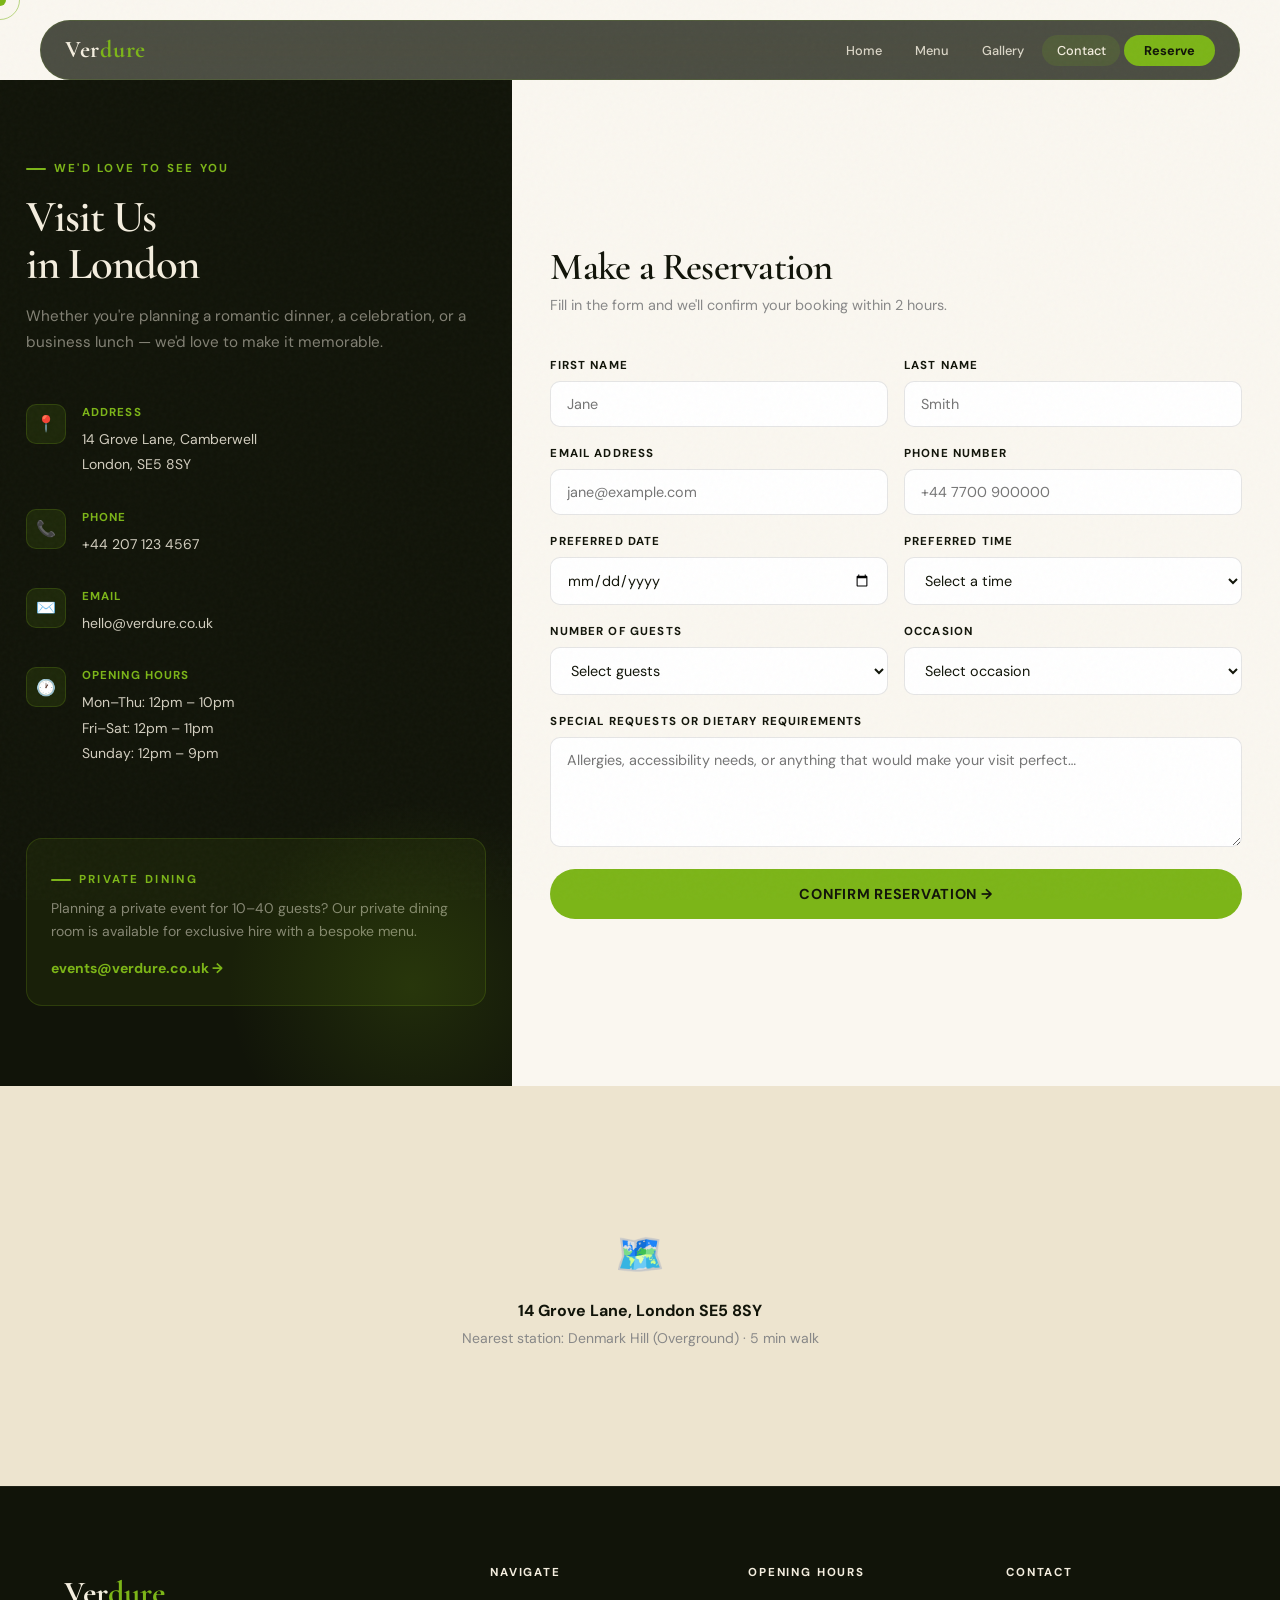
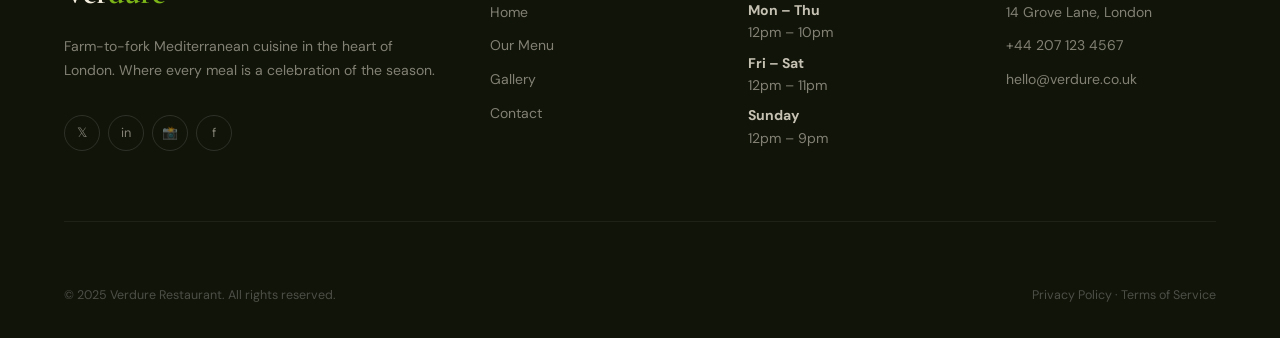
<file: contact.html>
<!DOCTYPE html>
<html lang="en">
<head>
  <meta charset="UTF-8" />
  <meta name="viewport" content="width=device-width, initial-scale=1.0" />
  <title>Contact & Reservations — Verdure Restaurant</title>
  <link rel="preconnect" href="https://fonts.googleapis.com">
  <link href="https://fonts.googleapis.com/css2?family=Cormorant+Garamond:ital,wght@0,400;0,600;0,700;1,400;1,600&family=DM+Sans:wght@400;500;700&display=swap" rel="stylesheet">
  <link rel="stylesheet" href="styles.css" />
</head>
<body>

  <div class="cursor" id="cursor"></div>
  <div class="cursor-ring" id="cursorRing"></div>

  <nav id="navbar">
    <a href="index.html" class="nav-logo">Ver<span>dure</span></a>
    <ul class="nav-links" id="navLinks">
      <li><a href="index.html">Home</a></li>
      <li><a href="menu.html">Menu</a></li>
      <li><a href="gallery.html">Gallery</a></li>
      <li><a href="contact.html" class="active">Contact</a></li>
      <li><a href="contact.html" class="nav-reserve">Reserve</a></li>
    </ul>
    <div class="hamburger" id="hamburger" onclick="toggleNav()">
      <span></span><span></span><span></span>
    </div>
  </nav>

  <!-- SPLIT CONTACT LAYOUT — fills below nav -->
  <div style="padding-top: 80px;">
    <div class="contact-layout">

      <!-- LEFT: dark info panel -->
      <div class="contact-left">
        <div class="eyebrow" style="color:var(--olive)">We'd Love to See You</div>
        <h2>Visit Us<br>in London</h2>
        <p>Whether you're planning a romantic dinner, a celebration, or a business lunch — we'd love to make it memorable.</p>

        <div class="contact-detail">
          <div class="contact-detail-icon">📍</div>
          <div class="contact-detail-text">
            <strong>Address</strong>
            <span>14 Grove Lane, Camberwell<br>London, SE5 8SY</span>
          </div>
        </div>
        <div class="contact-detail">
          <div class="contact-detail-icon">📞</div>
          <div class="contact-detail-text">
            <strong>Phone</strong>
            <span>+44 207 123 4567</span>
          </div>
        </div>
        <div class="contact-detail">
          <div class="contact-detail-icon">✉️</div>
          <div class="contact-detail-text">
            <strong>Email</strong>
            <span>hello@verdure.co.uk</span>
          </div>
        </div>
        <div class="contact-detail">
          <div class="contact-detail-icon">🕐</div>
          <div class="contact-detail-text">
            <strong>Opening Hours</strong>
            <span>Mon–Thu: 12pm – 10pm<br>Fri–Sat: 12pm – 11pm<br>Sunday: 12pm – 9pm</span>
          </div>
        </div>

        <div style="margin-top: 2.5rem; padding: 1.5rem; background: rgba(124,181,24,0.08); border: 1px solid rgba(124,181,24,0.2); border-radius: var(--r);">
          <div class="eyebrow" style="color:var(--olive); margin-bottom:0.5rem;">Private Dining</div>
          <p style="font-size:0.875rem; color:var(--text-lighter); margin-bottom:0.75rem; line-height:1.65;">Planning a private event for 10–40 guests? Our private dining room is available for exclusive hire with a bespoke menu.</p>
          <a href="mailto:events@verdure.co.uk" style="font-size:0.875rem; font-weight:700; color:var(--olive);">events@verdure.co.uk →</a>
        </div>
      </div>

      <!-- RIGHT: form panel -->
      <div class="contact-right">
        <h3>Make a Reservation</h3>
        <p>Fill in the form and we'll confirm your booking within 2 hours.</p>

        <form id="reservationForm" onsubmit="submitForm(event)">
          <div class="form-row">
            <div class="form-group">
              <label for="firstName">First Name</label>
              <input type="text" id="firstName" placeholder="Jane" required />
            </div>
            <div class="form-group">
              <label for="lastName">Last Name</label>
              <input type="text" id="lastName" placeholder="Smith" required />
            </div>
          </div>
          <div class="form-row">
            <div class="form-group">
              <label for="email">Email Address</label>
              <input type="email" id="email" placeholder="jane@example.com" required />
            </div>
            <div class="form-group">
              <label for="phone">Phone Number</label>
              <input type="tel" id="phone" placeholder="+44 7700 900000" />
            </div>
          </div>
          <div class="form-row">
            <div class="form-group">
              <label for="date">Preferred Date</label>
              <input type="date" id="date" required />
            </div>
            <div class="form-group">
              <label for="time">Preferred Time</label>
              <select id="time" required>
                <option value="" disabled selected>Select a time</option>
                <option>12:00 pm</option><option>12:30 pm</option>
                <option>1:00 pm</option><option>1:30 pm</option>
                <option>2:00 pm</option><option>6:00 pm</option>
                <option>6:30 pm</option><option>7:00 pm</option>
                <option>7:30 pm</option><option>8:00 pm</option>
                <option>8:30 pm</option><option>9:00 pm</option>
              </select>
            </div>
          </div>
          <div class="form-row">
            <div class="form-group">
              <label for="guests">Number of Guests</label>
              <select id="guests" required>
                <option value="" disabled selected>Select guests</option>
                <option>1 guest</option><option>2 guests</option>
                <option>3 guests</option><option>4 guests</option>
                <option>5 guests</option><option>6 guests</option>
                <option>7–10 guests</option>
                <option>11+ guests (private dining)</option>
              </select>
            </div>
            <div class="form-group">
              <label for="occasion">Occasion</label>
              <select id="occasion">
                <option value="" disabled selected>Select occasion</option>
                <option>Standard Dining</option><option>Birthday</option>
                <option>Anniversary</option><option>Business Lunch</option>
                <option>Date Night</option><option>Private Event</option>
                <option>Other</option>
              </select>
            </div>
          </div>
          <div class="form-group">
            <label for="requests">Special Requests or Dietary Requirements</label>
            <textarea id="requests" placeholder="Allergies, accessibility needs, or anything that would make your visit perfect…"></textarea>
          </div>
          <button type="submit" class="btn btn-primary form-submit">Confirm Reservation →</button>
        </form>

        <div class="form-success" id="formSuccess">
          <span class="si">🌿</span>
          <h4>Reservation Received!</h4>
          <p>Thank you! We'll confirm your table within 2 hours. A confirmation will be sent to your email.</p>
          <a href="menu.html" class="btn btn-dark" style="margin-top:1.5rem; display:inline-flex;">Explore the Menu →</a>
        </div>
      </div>

    </div>
  </div>

  <!-- MAP -->
  <div class="map-wrap">
    <div style="text-align:center;">
      <div style="font-size:2.5rem; margin-bottom:0.75rem;">🗺️</div>
      <p style="font-size:1rem; font-weight:700; color:var(--dark); margin-bottom:0.25rem;">14 Grove Lane, London SE5 8SY</p>
      <p style="font-size:0.875rem; color:#888;">Nearest station: Denmark Hill (Overground) · 5 min walk</p>
    </div>
  </div>

  <footer>
    <div class="footer-top">
      <div class="footer-brand">
        <span class="footer-brand-name">Ver<span>dure</span></span>
        <p>Farm-to-fork Mediterranean cuisine in the heart of London. Where every meal is a celebration of the season.</p>
        <div class="footer-social">
          <div class="social-btn">𝕏</div><div class="social-btn">in</div>
          <div class="social-btn">📸</div><div class="social-btn">f</div>
        </div>
      </div>
      <div class="footer-col"><h4>Navigate</h4><ul>
        <li><a href="index.html">Home</a></li><li><a href="menu.html">Our Menu</a></li>
        <li><a href="gallery.html">Gallery</a></li><li><a href="contact.html">Contact</a></li>
      </ul></div>
      <div class="footer-col"><h4>Opening Hours</h4><ul class="footer-hours">
        <li><strong>Mon – Thu</strong><br>12pm – 10pm</li>
        <li><strong>Fri – Sat</strong><br>12pm – 11pm</li>
        <li><strong>Sunday</strong><br>12pm – 9pm</li>
      </ul></div>
      <div class="footer-col"><h4>Contact</h4><ul>
        <li><a href="#">14 Grove Lane, London</a></li>
        <li><a href="tel:+442071234567">+44 207 123 4567</a></li>
        <li><a href="mailto:hello@verdure.co.uk">hello@verdure.co.uk</a></li>
      </ul></div>
    </div>
    <div class="footer-bottom">
      <span>© 2025 Verdure Restaurant. All rights reserved.</span>
      <span>Privacy Policy · Terms of Service</span>
    </div>
  </footer>

  <script src="script.js"></script>
</body>
</html>
</file>
<file: styles.css>
/* ===== RESET ===== */
*, *::before, *::after { box-sizing: border-box; margin: 0; padding: 0; }

:root {
  --dark: #111409;
  --dark-2: #1a1f0d;
  --dark-3: #222a10;
  --olive: #7cb518;
  --olive-dim: #5a8710;
  --olive-muted: #4a6b12;
  --beige: #f4eedf;
  --beige-2: #ede4cf;
  --beige-3: #d9ccb0;
  --cream: #faf7f0;
  --white: #ffffff;
  --text-light: rgba(244,238,223,0.85);
  --text-lighter: rgba(244,238,223,0.5);
  --r: 16px;
  --r-lg: 24px;
  --r-xl: 32px;
  --font-head: 'Cormorant Garamond', Georgia, serif;
  --font-body: 'DM Sans', 'Helvetica Neue', sans-serif;
  --ease: cubic-bezier(0.25, 0.46, 0.45, 0.94);
  --t: 0.35s var(--ease);
}

html { scroll-behavior: smooth; }

body {
  font-family: var(--font-body);
  background: var(--cream);
  color: var(--dark);
  line-height: 1.6;
  overflow-x: hidden;
  cursor: none;
}

a { text-decoration: none; color: inherit; }
img { max-width: 100%; display: block; }
ul { list-style: none; }
button { font-family: var(--font-body); }

/* ===== CUSTOM CURSOR ===== */
.cursor {
  width: 12px; height: 12px;
  background: var(--olive);
  border-radius: 50%;
  position: fixed;
  pointer-events: none;
  z-index: 99999;
  transform: translate(-50%, -50%);
  transition: width 0.2s, height 0.2s, background 0.2s;
  mix-blend-mode: normal;
}
.cursor-ring {
  width: 40px; height: 40px;
  border: 1.5px solid var(--olive);
  border-radius: 50%;
  position: fixed;
  pointer-events: none;
  z-index: 99998;
  transform: translate(-50%, -50%);
  transition: width 0.4s var(--ease), height 0.4s var(--ease), border-color 0.3s;
  opacity: 0.5;
}
.cursor.hover { width: 0; height: 0; }
.cursor-ring.hover { width: 56px; height: 56px; opacity: 1; }

/* ===== NOISE OVERLAY ===== */
body::before {
  content: '';
  position: fixed;
  inset: 0;
  background-image: url("data:image/svg+xml,%3Csvg viewBox='0 0 256 256' xmlns='http://www.w3.org/2000/svg'%3E%3Cfilter id='n'%3E%3CfeTurbulence type='fractalNoise' baseFrequency='0.9' numOctaves='4' stitchTiles='stitch'/%3E%3C/filter%3E%3Crect width='100%25' height='100%25' filter='url(%23n)' opacity='1'/%3E%3C/svg%3E");
  opacity: 0.028;
  pointer-events: none;
  z-index: 9999;
}

/* ===== TYPOGRAPHY ===== */
h1, h2, h3, h4 { font-family: var(--font-head); line-height: 1.05; font-weight: 600; }

.eyebrow {
  display: inline-flex;
  align-items: center;
  gap: 0.5rem;
  font-size: 0.72rem;
  font-weight: 700;
  letter-spacing: 0.2em;
  text-transform: uppercase;
  color: var(--olive);
  margin-bottom: 1rem;
}
.eyebrow::before {
  content: '';
  width: 20px; height: 2px;
  background: var(--olive);
  border-radius: 2px;
  display: block;
}

/* ===== NAVBAR ===== */
nav {
  position: fixed;
  top: 20px; left: 50%;
  transform: translateX(-50%);
  z-index: 1000;
  display: flex;
  align-items: center;
  justify-content: space-between;
  padding: 0 1.5rem;
  height: 60px;
  width: calc(100% - 48px);
  max-width: 1200px;
  background: rgba(17,20,9,0.75);
  backdrop-filter: blur(20px) saturate(160%);
  border: 1px solid rgba(124,181,24,0.15);
  border-radius: 100px;
  transition: var(--t);
}

nav.scrolled {
  background: rgba(17,20,9,0.92);
  box-shadow: 0 8px 40px rgba(0,0,0,0.35);
}

.nav-logo {
  font-family: var(--font-head);
  font-size: 1.5rem;
  font-weight: 700;
  color: var(--beige);
  letter-spacing: 0.03em;
}
.nav-logo span { color: var(--olive); }

.nav-links {
  display: flex;
  gap: 0.25rem;
  align-items: center;
}

.nav-links a {
  font-size: 0.8rem;
  font-weight: 500;
  color: var(--text-light);
  padding: 0.45rem 0.9rem;
  border-radius: 50px;
  transition: var(--t);
}
.nav-links a:hover, .nav-links a.active {
  color: var(--beige);
  background: rgba(124,181,24,0.15);
}

.nav-reserve {
  background: var(--olive) !important;
  color: var(--dark) !important;
  font-weight: 700 !important;
  padding: 0.45rem 1.25rem !important;
}
.nav-reserve:hover { background: #8fd020 !important; }

.hamburger {
  display: none;
  flex-direction: column;
  gap: 5px;
  cursor: pointer;
}
.hamburger span {
  width: 22px; height: 1.5px;
  background: var(--beige);
  border-radius: 2px;
  transition: var(--t);
}

/* ===== MARQUEE ===== */
.marquee-wrap {
  overflow: hidden;
  padding: 12px 0;
  background: var(--olive);
}
.marquee-track {
  display: flex;
  width: max-content;
  animation: marquee 22s linear infinite;
}
.marquee-track span {
  white-space: nowrap;
  font-size: 0.72rem;
  font-weight: 700;
  letter-spacing: 0.2em;
  text-transform: uppercase;
  color: var(--dark);
  padding: 0 2.5rem;
}
.marquee-track span::after {
  content: '✦';
  margin-left: 2.5rem;
  opacity: 0.5;
}
@keyframes marquee {
  from { transform: translateX(0); }
  to { transform: translateX(-50%); }
}

/* ===== HERO ===== */
.hero {
  min-height: 100vh;
  background: var(--dark);
  display: grid;
  grid-template-columns: 1fr 1fr;
  align-items: center;
  padding: 100px 5% 60px;
  position: relative;
  overflow: hidden;
  gap: 3rem;
}

/* mesh gradient blobs */
.hero::before {
  content: '';
  position: absolute;
  width: 700px; height: 700px;
  background: radial-gradient(circle, rgba(124,181,24,0.22) 0%, transparent 65%);
  top: -200px; left: -200px;
  pointer-events: none;
}
.hero::after {
  content: '';
  position: absolute;
  width: 500px; height: 500px;
  background: radial-gradient(circle, rgba(90,135,16,0.15) 0%, transparent 65%);
  bottom: -100px; right: 10%;
  pointer-events: none;
}

.hero-left { position: relative; z-index: 1; }

.hero-badge {
  display: inline-flex;
  align-items: center;
  gap: 0.5rem;
  border: 1px solid rgba(124,181,24,0.35);
  background: rgba(124,181,24,0.08);
  color: var(--olive);
  padding: 0.35rem 1rem;
  border-radius: 50px;
  font-size: 0.75rem;
  font-weight: 700;
  letter-spacing: 0.1em;
  text-transform: uppercase;
  margin-bottom: 2rem;
}

.hero h1 {
  font-size: clamp(3.5rem, 7vw, 6.5rem);
  color: var(--beige);
  line-height: 0.95;
  margin-bottom: 1.75rem;
  letter-spacing: -0.02em;
}

.hero h1 em {
  font-style: italic;
  background: linear-gradient(135deg, var(--olive) 0%, #b5e050 100%);
  -webkit-background-clip: text;
  -webkit-text-fill-color: transparent;
  background-clip: text;
}

.hero-desc {
  font-size: 1rem;
  color: var(--text-light);
  max-width: 440px;
  margin-bottom: 2.5rem;
  line-height: 1.7;
}

.hero-actions { display: flex; gap: 0.75rem; flex-wrap: wrap; }

.hero-stats {
  display: flex;
  gap: 2.5rem;
  margin-top: 3.5rem;
  padding-top: 2.5rem;
  border-top: 1px solid rgba(244,238,223,0.08);
}
.hero-stat-num {
  font-family: var(--font-head);
  font-size: 2.2rem;
  font-weight: 700;
  color: var(--olive);
  line-height: 1;
  display: block;
}
.hero-stat-label {
  font-size: 0.75rem;
  color: var(--text-lighter);
  text-transform: uppercase;
  letter-spacing: 0.1em;
}

.hero-right {
  position: relative;
  z-index: 1;
  display: grid;
  grid-template-columns: 1fr 1fr;
  grid-template-rows: auto auto;
  gap: 1rem;
}

.hero-img-main {
  grid-column: 1 / -1;
  border-radius: var(--r-lg);
  height: 300px;
  object-fit: cover;
  border: 1px solid rgba(255,255,255,0.06);
}
.hero-img-sm {
  border-radius: var(--r);
  height: 160px;
  object-fit: cover;
  border: 1px solid rgba(255,255,255,0.06);
}

.hero-img-card {
  border-radius: var(--r);
  background: rgba(124,181,24,0.12);
  border: 1px solid rgba(124,181,24,0.2);
  padding: 1.25rem;
  display: flex;
  flex-direction: column;
  justify-content: flex-end;
  backdrop-filter: blur(8px);
}
.hero-img-card .card-num {
  font-family: var(--font-head);
  font-size: 2.5rem;
  font-weight: 700;
  color: var(--olive);
  line-height: 1;
}
.hero-img-card .card-label {
  font-size: 0.78rem;
  color: var(--text-light);
  margin-top: 0.2rem;
}

/* ===== BUTTONS ===== */
.btn {
  display: inline-flex;
  align-items: center;
  gap: 0.5rem;
  padding: 0.85rem 1.75rem;
  border-radius: 50px;
  font-size: 0.82rem;
  font-weight: 700;
  letter-spacing: 0.05em;
  text-transform: uppercase;
  cursor: none;
  transition: var(--t);
  border: none;
  position: relative;
  overflow: hidden;
}

.btn::after {
  content: '';
  position: absolute;
  inset: 0;
  background: rgba(255,255,255,0.12);
  opacity: 0;
  transition: opacity 0.25s;
}
.btn:hover::after { opacity: 1; }

.btn-primary {
  background: var(--olive);
  color: var(--dark);
}
.btn-primary:hover { transform: translateY(-2px); box-shadow: 0 8px 24px rgba(124,181,24,0.35); }

.btn-ghost {
  background: rgba(244,238,223,0.08);
  color: var(--beige);
  border: 1px solid rgba(244,238,223,0.18);
}
.btn-ghost:hover { background: rgba(244,238,223,0.14); transform: translateY(-2px); }

.btn-dark {
  background: var(--dark);
  color: var(--beige);
}
.btn-dark:hover { background: var(--dark-2); transform: translateY(-2px); }

.btn-outline-dark {
  background: transparent;
  color: var(--dark);
  border: 2px solid var(--dark);
}
.btn-outline-dark:hover { background: var(--dark); color: var(--beige); }

/* ===== BENTO GRID ===== */
.bento-section {
  background: var(--dark);
  padding: 100px 5%;
}
.bento-header {
  display: flex;
  justify-content: space-between;
  align-items: flex-end;
  margin-bottom: 3rem;
  flex-wrap: wrap;
  gap: 1.5rem;
}
.bento-header h2 {
  font-size: clamp(2.5rem, 5vw, 4rem);
  color: var(--beige);
  letter-spacing: -0.02em;
}

.bento-grid {
  display: grid;
  grid-template-columns: repeat(12, 1fr);
  grid-template-rows: auto;
  gap: 1rem;
}

.bento-card {
  background: var(--dark-2);
  border: 1px solid rgba(255,255,255,0.06);
  border-radius: var(--r-lg);
  overflow: hidden;
  transition: var(--t);
  position: relative;
}
.bento-card:hover {
  border-color: rgba(124,181,24,0.3);
  transform: translateY(-3px);
}

.bento-card.span-5 { grid-column: span 5; }
.bento-card.span-7 { grid-column: span 7; }
.bento-card.span-4 { grid-column: span 4; }
.bento-card.span-8 { grid-column: span 8; }
.bento-card.span-3 { grid-column: span 3; }
.bento-card.span-6 { grid-column: span 6; }

.bento-img { width: 100%; height: 220px; object-fit: cover; }
.bento-img-tall { width: 100%; height: 100%; min-height: 320px; object-fit: cover; }

.bento-body {
  padding: 1.75rem;
}
.bento-body .eyebrow { margin-bottom: 0.6rem; }
.bento-body h3 { font-size: 1.5rem; color: var(--beige); margin-bottom: 0.5rem; }
.bento-body p { font-size: 0.875rem; color: var(--text-lighter); line-height: 1.65; }

.bento-olive {
  background: linear-gradient(135deg, var(--olive-dim) 0%, var(--olive) 100%);
  border-color: transparent !important;
  padding: 2rem;
  display: flex;
  flex-direction: column;
  justify-content: flex-end;
  min-height: 240px;
}
.bento-olive h3 { font-size: 1.75rem; color: var(--dark); }
.bento-olive p { color: rgba(17,20,9,0.7); font-size: 0.875rem; }

.bento-stat {
  padding: 2rem;
  display: flex;
  flex-direction: column;
  justify-content: center;
  align-items: center;
  text-align: center;
  min-height: 200px;
}
.bento-stat .big-num {
  font-family: var(--font-head);
  font-size: 4rem;
  font-weight: 700;
  color: var(--olive);
  line-height: 1;
  display: block;
}
.bento-stat .big-label {
  font-size: 0.78rem;
  color: var(--text-lighter);
  text-transform: uppercase;
  letter-spacing: 0.12em;
  margin-top: 0.4rem;
}

.bento-award {
  padding: 2rem;
  display: flex;
  flex-direction: column;
  gap: 1rem;
  justify-content: center;
  min-height: 200px;
}
.award-item { display: flex; gap: 0.75rem; align-items: center; }
.award-dot {
  width: 8px; height: 8px;
  border-radius: 50%;
  background: var(--olive);
  flex-shrink: 0;
}
.award-text { font-size: 0.85rem; color: var(--text-light); }
.award-text strong { color: var(--beige); display: block; }

/* ===== ABOUT SECTION ===== */
.about-section {
  padding: 120px 5%;
  background: var(--cream);
  display: grid;
  grid-template-columns: 1fr 1fr;
  gap: 6rem;
  align-items: center;
}

.about-visual {
  position: relative;
}
.about-visual-main {
  width: 100%;
  height: 560px;
  object-fit: cover;
  border-radius: var(--r-xl);
}
.about-visual-float {
  position: absolute;
  bottom: -32px;
  right: -32px;
  width: 200px;
  height: 200px;
  object-fit: cover;
  border-radius: var(--r-lg);
  border: 6px solid var(--cream);
  box-shadow: 0 20px 60px rgba(0,0,0,0.15);
}
.about-pill {
  position: absolute;
  top: 2rem;
  left: -24px;
  background: var(--dark);
  color: var(--beige);
  padding: 0.75rem 1.25rem;
  border-radius: 50px;
  font-size: 0.8rem;
  font-weight: 700;
  display: flex;
  align-items: center;
  gap: 0.5rem;
  box-shadow: 0 8px 24px rgba(0,0,0,0.2);
}
.about-pill::before {
  content: '';
  width: 8px; height: 8px;
  border-radius: 50%;
  background: var(--olive);
  flex-shrink: 0;
}

.about-content h2 {
  font-size: clamp(2.5rem, 4.5vw, 3.8rem);
  color: var(--dark);
  letter-spacing: -0.02em;
  margin-bottom: 1.5rem;
}
.about-content p { font-size: 0.975rem; color: #5a5a4a; margin-bottom: 1.25rem; line-height: 1.75; }

.about-tags {
  display: flex;
  flex-wrap: wrap;
  gap: 0.5rem;
  margin: 2rem 0;
}
.about-tag {
  background: var(--beige-2);
  color: var(--dark);
  font-size: 0.8rem;
  font-weight: 700;
  padding: 0.4rem 1rem;
  border-radius: 50px;
  letter-spacing: 0.04em;
}

/* ===== MENU PAGE ===== */
.page-hero-v2 {
  min-height: 480px;
  background: var(--dark);
  display: flex;
  align-items: flex-end;
  padding: 100px 5% 4rem;
  position: relative;
  overflow: hidden;
  margin-bottom: 0;
}
.page-hero-v2::before {
  content: '';
  position: absolute;
  width: 600px; height: 600px;
  background: radial-gradient(circle, rgba(124,181,24,0.18) 0%, transparent 65%);
  top: -150px; right: -100px;
  pointer-events: none;
}
.page-hero-v2 h1 {
  font-size: clamp(3rem, 6vw, 5.5rem);
  color: var(--beige);
  letter-spacing: -0.025em;
  position: relative;
  z-index: 1;
}
.page-hero-v2 h1 em {
  font-style: italic;
  color: var(--olive);
}
.page-hero-sub {
  font-size: 1rem;
  color: var(--text-lighter);
  margin-top: 0.5rem;
  position: relative;
  z-index: 1;
}

/* MENU TABS */
.menu-bar {
  position: sticky;
  top: 80px;
  z-index: 100;
  background: rgba(250,247,240,0.9);
  backdrop-filter: blur(16px);
  border-bottom: 1px solid rgba(0,0,0,0.07);
  padding: 0 5%;
  display: flex;
  gap: 0;
  overflow-x: auto;
}
.menu-tab {
  flex-shrink: 0;
  padding: 1.1rem 1.5rem;
  border: none;
  background: none;
  font-size: 0.82rem;
  font-weight: 700;
  letter-spacing: 0.07em;
  text-transform: uppercase;
  color: #888;
  cursor: none;
  transition: var(--t);
  position: relative;
}
.menu-tab::after {
  content: '';
  position: absolute;
  bottom: 0; left: 0; right: 0;
  height: 2px;
  background: var(--dark);
  transform: scaleX(0);
  transition: transform 0.3s var(--ease);
}
.menu-tab:hover { color: var(--dark); }
.menu-tab.active { color: var(--dark); }
.menu-tab.active::after { transform: scaleX(1); }

.menu-section { padding: 80px 5%; }
.menu-category { display: none; }
.menu-category.active { display: block; }

.menu-category-title {
  font-size: clamp(2rem, 4vw, 3rem);
  color: var(--dark);
  letter-spacing: -0.02em;
  margin-bottom: 0.5rem;
}
.menu-category-sub {
  font-size: 0.9rem;
  color: #888;
  margin-bottom: 3rem;
}

.menu-grid {
  display: grid;
  grid-template-columns: repeat(auto-fill, minmax(300px, 1fr));
  gap: 1.5rem;
}

.menu-item {
  background: var(--white);
  border-radius: var(--r-lg);
  overflow: hidden;
  border: 1px solid rgba(0,0,0,0.06);
  transition: var(--t);
  display: flex;
  flex-direction: column;
}
.menu-item:hover {
  border-color: rgba(124,181,24,0.3);
  box-shadow: 0 12px 40px rgba(0,0,0,0.1);
  transform: translateY(-4px);
}
.menu-item-img { width: 100%; height: 200px; object-fit: cover; }

.menu-item-body {
  padding: 1.25rem 1.5rem 1.5rem;
  flex: 1;
  display: flex;
  flex-direction: column;
}
.menu-item-header {
  display: flex;
  justify-content: space-between;
  align-items: flex-start;
  gap: 0.5rem;
  margin-bottom: 0.5rem;
}
.menu-item-name { font-size: 1.15rem; color: var(--dark); }
.menu-item-price {
  font-family: var(--font-head);
  font-size: 1.25rem;
  font-weight: 700;
  color: var(--olive-dim);
  white-space: nowrap;
}
.menu-item-desc { font-size: 0.875rem; color: #666; flex: 1; line-height: 1.6; }

.menu-item-tags { display: flex; gap: 0.4rem; margin-top: 0.75rem; flex-wrap: wrap; }
.tag {
  font-size: 0.68rem;
  font-weight: 700;
  letter-spacing: 0.07em;
  text-transform: uppercase;
  padding: 0.2rem 0.65rem;
  border-radius: 50px;
  background: var(--beige-2);
  color: var(--dark);
}
.tag.veg { background: #e3f0c8; color: #2d5a00; }
.tag.spicy { background: #fde8e0; color: #a03020; }
.tag.new { background: #fffadb; color: #7a6010; }
.tag.gf { background: #e0eaf5; color: #1a3a6a; }

/* TASTING MENU */
.tasting-card {
  background: var(--dark);
  border-radius: var(--r-xl);
  padding: 3rem;
  max-width: 720px;
  border: 1px solid rgba(255,255,255,0.06);
}
.tasting-card h3 { font-size: 2rem; color: var(--beige); margin-bottom: 0.25rem; }
.tasting-card .sub { font-size: 0.875rem; color: var(--text-lighter); margin-bottom: 2rem; }
.tasting-price-row {
  display: flex;
  justify-content: space-between;
  align-items: center;
  padding-bottom: 1.5rem;
  border-bottom: 1px solid rgba(255,255,255,0.08);
  margin-bottom: 2rem;
  flex-wrap: wrap;
  gap: 1rem;
}
.tasting-price { font-family: var(--font-head); font-size: 3rem; font-weight: 700; color: var(--olive); }
.tasting-price-sub { font-size: 0.8rem; color: var(--text-lighter); margin-top: 0.1rem; }
.tasting-course {
  padding: 1rem 0;
  border-bottom: 1px solid rgba(255,255,255,0.05);
  display: grid;
  grid-template-columns: auto 1fr;
  gap: 1rem;
  align-items: start;
}
.tasting-course:last-child { border: none; }
.course-num {
  font-size: 0.7rem;
  font-weight: 700;
  letter-spacing: 0.1em;
  color: var(--olive);
  background: rgba(124,181,24,0.12);
  padding: 0.3rem 0.6rem;
  border-radius: 50px;
  white-space: nowrap;
}
.course-info strong { font-size: 1rem; color: var(--beige); display: block; margin-bottom: 0.25rem; }
.course-info span { font-size: 0.85rem; color: var(--text-lighter); }

/* ===== GALLERY ===== */
.gallery-filters {
  display: flex;
  gap: 0.5rem;
  flex-wrap: wrap;
  margin-bottom: 2.5rem;
}
.filter-btn {
  padding: 0.5rem 1.25rem;
  border-radius: 50px;
  border: 1.5px solid rgba(0,0,0,0.1);
  background: transparent;
  font-size: 0.78rem;
  font-weight: 700;
  letter-spacing: 0.06em;
  text-transform: uppercase;
  color: #777;
  cursor: none;
  transition: var(--t);
}
.filter-btn:hover { border-color: var(--dark); color: var(--dark); }
.filter-btn.active { background: var(--dark); border-color: var(--dark); color: var(--beige); }

.gallery-grid {
  columns: 3;
  column-gap: 1rem;
}
.gallery-item {
  break-inside: avoid;
  margin-bottom: 1rem;
  border-radius: var(--r);
  overflow: hidden;
  position: relative;
  cursor: none;
}
.gallery-item img { width: 100%; display: block; transition: transform 0.6s var(--ease); }
.gallery-item:hover img { transform: scale(1.04); }
.gallery-overlay {
  position: absolute;
  inset: 0;
  background: linear-gradient(to top, rgba(17,20,9,0.9) 0%, transparent 55%);
  opacity: 0;
  transition: var(--t);
  display: flex;
  align-items: flex-end;
  padding: 1.25rem;
}
.gallery-item:hover .gallery-overlay { opacity: 1; }
.gallery-overlay-text h4 { font-size: 0.95rem; color: var(--beige); margin-bottom: 0.2rem; }
.gallery-overlay-text span { font-size: 0.72rem; color: var(--olive); letter-spacing: 0.1em; text-transform: uppercase; }

/* LIGHTBOX */
.lightbox {
  display: none;
  position: fixed;
  inset: 0;
  z-index: 9999;
  background: rgba(0,0,0,0.95);
  align-items: center;
  justify-content: center;
  padding: 2rem;
  cursor: none;
}
.lightbox.open { display: flex; }
.lightbox-img { max-height: 85vh; max-width: 90vw; border-radius: var(--r); object-fit: contain; }
.lightbox-close {
  position: absolute;
  top: 1.5rem; right: 1.5rem;
  background: rgba(255,255,255,0.08);
  border: 1px solid rgba(255,255,255,0.15);
  color: var(--beige);
  width: 44px; height: 44px;
  border-radius: 50%;
  font-size: 1.1rem;
  cursor: none;
  display: flex; align-items: center; justify-content: center;
  transition: var(--t);
}
.lightbox-close:hover { background: var(--olive); border-color: var(--olive); color: var(--dark); }

/* ===== CONTACT ===== */
.contact-layout {
  display: grid;
  grid-template-columns: 1fr 1.5fr;
  min-height: 80vh;
}

.contact-left {
  background: var(--dark);
  padding: 80px 5%;
  display: flex;
  flex-direction: column;
  justify-content: center;
  position: relative;
  overflow: hidden;
}
.contact-left::before {
  content: '';
  position: absolute;
  width: 400px; height: 400px;
  background: radial-gradient(circle, rgba(124,181,24,0.15) 0%, transparent 65%);
  bottom: -100px; right: -100px;
  pointer-events: none;
}

.contact-left h2 {
  font-size: clamp(2rem, 3.5vw, 3rem);
  color: var(--beige);
  margin-bottom: 1rem;
  letter-spacing: -0.02em;
  position: relative;
}
.contact-left > p { font-size: 0.95rem; color: var(--text-lighter); margin-bottom: 3rem; line-height: 1.7; position: relative; }

.contact-detail { display: flex; gap: 1rem; margin-bottom: 2rem; position: relative; }
.contact-detail-icon {
  width: 40px; height: 40px;
  border-radius: 10px;
  background: rgba(124,181,24,0.12);
  border: 1px solid rgba(124,181,24,0.2);
  display: flex; align-items: center; justify-content: center;
  font-size: 1rem;
  flex-shrink: 0;
}
.contact-detail-text strong {
  display: block;
  font-size: 0.72rem;
  font-weight: 700;
  letter-spacing: 0.1em;
  text-transform: uppercase;
  color: var(--olive);
  margin-bottom: 0.2rem;
}
.contact-detail-text span { font-size: 0.875rem; color: var(--text-light); }

.contact-right {
  background: var(--cream);
  padding: 80px 5%;
  display: flex;
  flex-direction: column;
  justify-content: center;
}

.contact-right h3 {
  font-size: clamp(1.75rem, 3vw, 2.5rem);
  color: var(--dark);
  letter-spacing: -0.02em;
  margin-bottom: 0.4rem;
}
.contact-right > p { font-size: 0.9rem; color: #888; margin-bottom: 2.5rem; }

.form-row { display: grid; grid-template-columns: 1fr 1fr; gap: 1rem; }

.form-group {
  display: flex;
  flex-direction: column;
  gap: 0.4rem;
  margin-bottom: 1.1rem;
}
.form-group label {
  font-size: 0.72rem;
  font-weight: 700;
  letter-spacing: 0.1em;
  text-transform: uppercase;
  color: var(--dark);
}
.form-group input,
.form-group select,
.form-group textarea {
  padding: 0.8rem 1rem;
  border-radius: 10px;
  border: 1.5px solid rgba(0,0,0,0.1);
  background: var(--white);
  font-family: var(--font-body);
  font-size: 0.9rem;
  color: var(--dark);
  transition: var(--t);
  width: 100%;
  outline: none;
}
.form-group input:focus,
.form-group select:focus,
.form-group textarea:focus {
  border-color: var(--olive);
  box-shadow: 0 0 0 3px rgba(124,181,24,0.12);
}
.form-group textarea { resize: vertical; min-height: 110px; }

.form-submit { width: 100%; padding: 1rem; font-size: 0.9rem; justify-content: center; margin-top: 0.25rem; }

.form-success {
  display: none;
  text-align: center;
  padding: 3rem 1rem;
}
.form-success .si { font-size: 3.5rem; margin-bottom: 1rem; display: block; }
.form-success h4 { font-size: 1.75rem; color: var(--dark); letter-spacing: -0.02em; margin-bottom: 0.5rem; }
.form-success p { color: #888; font-size: 0.9rem; }

/* MAP */
.map-wrap {
  height: 400px;
  background: var(--beige-2);
  display: flex;
  align-items: center;
  justify-content: center;
  text-align: center;
}
.map-wrap p { color: #888; }

/* ===== TESTIMONIALS ===== */
.testimonials-section { background: var(--dark); padding: 100px 5%; }
.testimonials-section h2 {
  font-size: clamp(2.5rem, 4.5vw, 3.5rem);
  color: var(--beige);
  letter-spacing: -0.02em;
  margin-bottom: 3rem;
}
.testimonials-grid { display: grid; grid-template-columns: repeat(auto-fit, minmax(280px, 1fr)); gap: 1.25rem; }

.testimonial-card {
  background: var(--dark-2);
  border: 1px solid rgba(255,255,255,0.05);
  border-radius: var(--r-lg);
  padding: 2rem;
  transition: var(--t);
}
.testimonial-card:hover { border-color: rgba(124,181,24,0.25); transform: translateY(-3px); }
.testimonial-stars { color: var(--olive); margin-bottom: 1rem; letter-spacing: 0.1em; }
.testimonial-text {
  font-size: 0.95rem;
  color: var(--text-light);
  line-height: 1.7;
  margin-bottom: 1.5rem;
  font-style: italic;
}
.testimonial-author { display: flex; gap: 0.75rem; align-items: center; }
.testimonial-avatar {
  width: 40px; height: 40px;
  border-radius: 50%;
  background: rgba(124,181,24,0.15);
  border: 1px solid rgba(124,181,24,0.25);
  display: flex; align-items: center; justify-content: center;
  color: var(--olive);
  font-weight: 700;
  font-size: 0.85rem;
  flex-shrink: 0;
}
.testimonial-author-name { font-weight: 700; font-size: 0.875rem; color: var(--beige); }
.testimonial-author-sub { font-size: 0.75rem; color: var(--text-lighter); }

/* ===== CTA ===== */
.cta-section {
  background: var(--cream);
  padding: 120px 5%;
  display: grid;
  grid-template-columns: 1fr 1fr;
  gap: 4rem;
  align-items: center;
}
.cta-section h2 {
  font-size: clamp(2.5rem, 5vw, 4.5rem);
  color: var(--dark);
  letter-spacing: -0.025em;
  line-height: 0.95;
}
.cta-section h2 em { font-style: italic; color: var(--olive-dim); }
.cta-right p { font-size: 1rem; color: #666; margin-bottom: 2rem; line-height: 1.7; }
.cta-actions { display: flex; gap: 0.75rem; flex-wrap: wrap; }

/* ===== FOOTER ===== */
footer {
  background: var(--dark);
  padding: 80px 5% 32px;
  border-top: 1px solid rgba(255,255,255,0.06);
}
.footer-top {
  display: grid;
  grid-template-columns: 1.8fr 1fr 1fr 1fr;
  gap: 3rem;
  margin-bottom: 4rem;
  padding-bottom: 4rem;
  border-bottom: 1px solid rgba(255,255,255,0.06);
}
.footer-brand-name {
  font-family: var(--font-head);
  font-size: 2rem;
  font-weight: 700;
  color: var(--beige);
  display: block;
  margin-bottom: 1rem;
}
.footer-brand-name span { color: var(--olive); }
.footer-brand p { font-size: 0.875rem; color: var(--text-lighter); line-height: 1.75; margin-bottom: 2rem; }
.footer-social { display: flex; gap: 0.5rem; }
.social-btn {
  width: 36px; height: 36px;
  border-radius: 50%;
  border: 1px solid rgba(255,255,255,0.12);
  display: flex; align-items: center; justify-content: center;
  font-size: 0.8rem;
  color: var(--text-lighter);
  cursor: none;
  transition: var(--t);
}
.social-btn:hover { border-color: var(--olive); color: var(--olive); }
.footer-col h4 {
  font-family: var(--font-body);
  font-size: 0.72rem;
  font-weight: 700;
  letter-spacing: 0.16em;
  text-transform: uppercase;
  color: var(--beige);
  margin-bottom: 1.25rem;
}
.footer-col ul li { margin-bottom: 0.5rem; }
.footer-col ul li a { font-size: 0.875rem; color: var(--text-lighter); transition: var(--t); }
.footer-col ul li a:hover { color: var(--beige); padding-left: 4px; }
.footer-hours li { font-size: 0.875rem; color: var(--text-lighter); margin-bottom: 0.35rem; }
.footer-hours li strong { color: rgba(244,238,223,0.8); }
.footer-bottom {
  display: flex;
  justify-content: space-between;
  align-items: center;
  font-size: 0.78rem;
  color: rgba(255,255,255,0.25);
  flex-wrap: wrap;
  gap: 0.5rem;
}

/* ===== MOBILE ===== */
@media (max-width: 900px) {
  nav { top: 12px; width: calc(100% - 24px); }
  .hero { grid-template-columns: 1fr; padding-top: 100px; }
  .hero-right { display: none; }
  .bento-card.span-5, .bento-card.span-7,
  .bento-card.span-4, .bento-card.span-8,
  .bento-card.span-3, .bento-card.span-6 { grid-column: 1 / -1; }
  .about-section { grid-template-columns: 1fr; gap: 3rem; }
  .about-visual-float { display: none; }
  .about-pill { left: 0; }
  .contact-layout { grid-template-columns: 1fr; }
  .cta-section { grid-template-columns: 1fr; gap: 2rem; }
  .footer-top { grid-template-columns: 1fr 1fr; gap: 2rem; }
  .footer-brand { grid-column: 1 / -1; }
  .gallery-grid { columns: 2; }
}
@media (max-width: 600px) {
  .hamburger { display: flex; }
  .nav-links {
    position: fixed;
    top: 70px; left: 12px; right: 12px;
    background: rgba(17,20,9,0.97);
    backdrop-filter: blur(20px);
    border: 1px solid rgba(255,255,255,0.08);
    border-radius: var(--r-lg);
    flex-direction: column;
    padding: 1rem;
    transform: translateY(-120%);
    transition: var(--t);
  }
  .nav-links.open { transform: translateY(0); }
  .nav-links a { width: 100%; border-radius: 8px; text-align: center; padding: 0.75rem; }
  .gallery-grid { columns: 1; }
  .form-row { grid-template-columns: 1fr; }
  .footer-top { grid-template-columns: 1fr; }
  body { cursor: auto; }
  .cursor, .cursor-ring { display: none; }
}

/* ===== SCROLL REVEAL ===== */
.reveal {
  opacity: 0;
  transform: translateY(30px);
  transition: opacity 0.7s var(--ease), transform 0.7s var(--ease);
}
.reveal.visible { opacity: 1; transform: translateY(0); }
</file>
